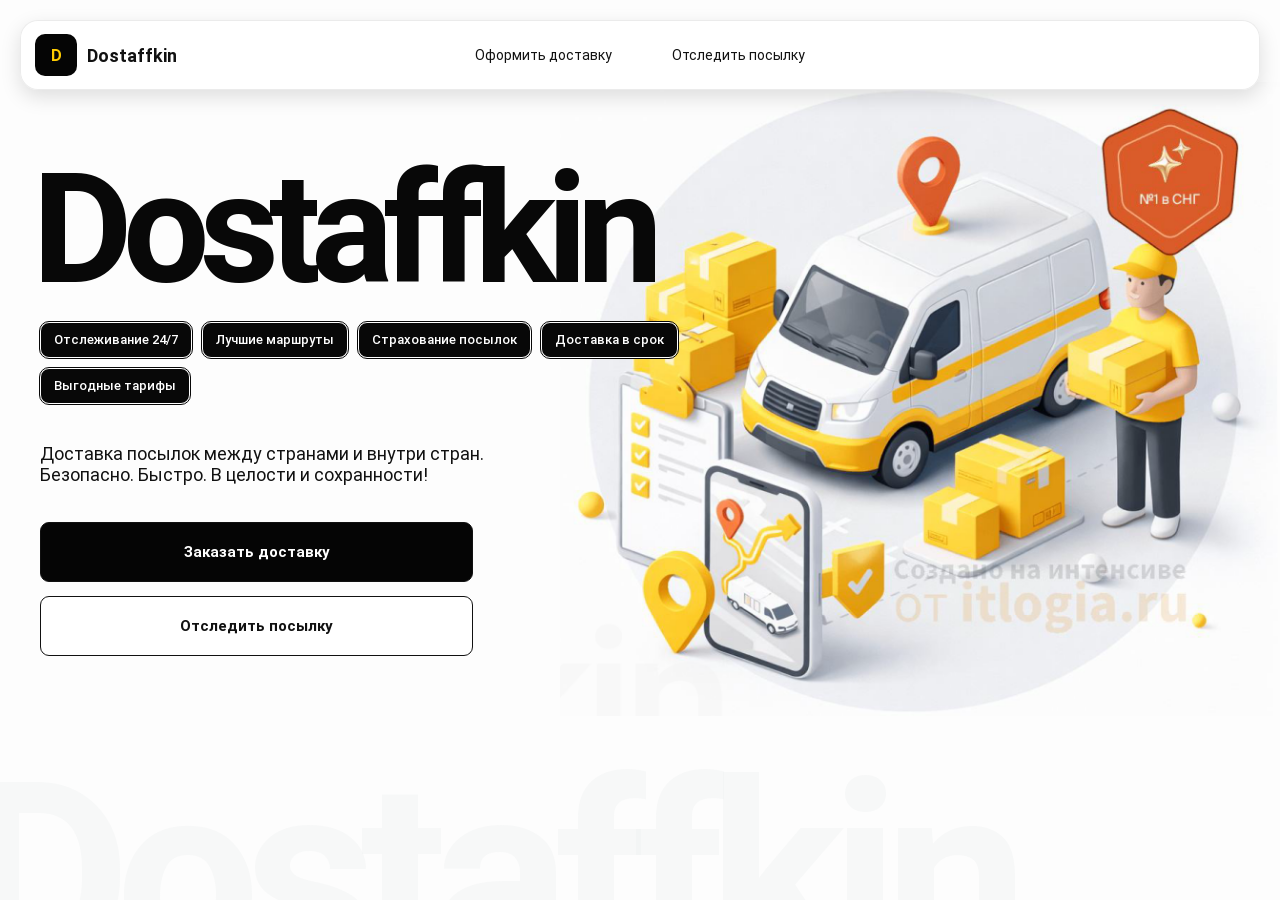
<file: original-accepted-version/index.html>
<!DOCTYPE html>
<html lang="ru">
<head>
    <meta charset="UTF-8">
    <meta name="viewport" content="width=device-width, initial-scale=1">
    <meta name="description" content="Dostaffkin — доставка посылок между странами и внутри стран. Безопасно, быстро и в целости.">
    <title>Dostaffkin — доставка посылок</title>
    <link rel="stylesheet" href="styles/base.css">
    <link rel="stylesheet" href="styles/base_adaptive.css">
    <link rel="stylesheet" href="styles/index.css">
    <link rel="stylesheet" href="styles/index_adaptive.css">
</head>
<body>
    <div class="container">
        <header class="header">
            <a class="header-brand" href="index.html" aria-label="Dostaffkin — главная">
                <span class="header-logo">D</span>
                <span class="header-title">Dostaffkin</span>
            </a>
            <nav class="header-menu" aria-label="Основная навигация">
                <a class="header-link" href="order.html">Оформить <span>доставку</span></a>
                <a class="header-link" href="track.html">Отследить <span>посылку</span></a>
            </nav>
        </header>

        <main class="main">
            <section class="main-info">
                <h1 class="main-title"><span>D</span>ostaffkin</h1>

                <div class="main-features" aria-label="Преимущества">
                    <div class="main-feature">Отслеживание 24/7</div>
                    <div class="main-feature">Лучшие маршруты</div>
                    <div class="main-feature">Страхование посылок</div>
                    <div class="main-feature">Доставка в срок</div>
                    <div class="main-feature">Выгодные тарифы</div>
                </div>

                <p class="main-description">
                    Доставка посылок между странами и внутри стран.<br>
                    Безопасно. Быстро. В целости и сохранности!
                </p>

                <div class="main-actions">
                    <a class="button" id="order" href="order.html">Заказать доставку</a>
                    <a class="button button-white" id="track" href="track.html">Отследить посылку</a>
                </div>
            </section>

            <section class="main-image" aria-label="Доставка посылок">
                <img src="images/main-image.png" alt="Курьер, автомобиль и посылки Dostaffkin">
            </section>

            <div class="main-title-ghost" aria-hidden="true">Dostaffkin</div>
        </main>
    </div>
</body>
</html>
</file>
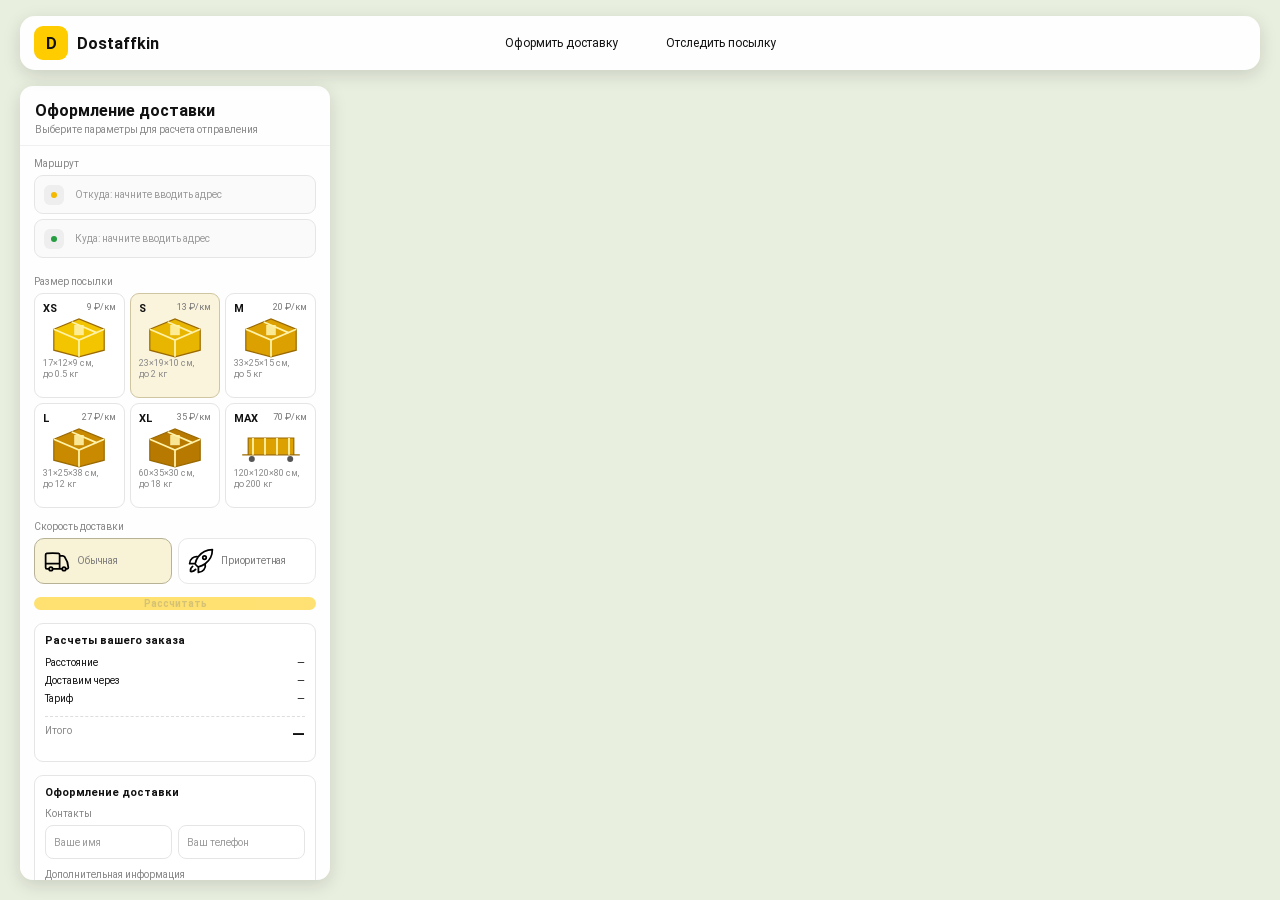
<file: original-accepted-version/order.html>
<!doctype html>
<html lang="ru">
<head>
<meta charset="utf-8"><meta name="viewport" content="width=device-width,initial-scale=1">
<title>Оформление доставки — Dostaffkin</title>
<link rel="stylesheet" href="styles/base.css"><link rel="stylesheet" href="styles/base_adaptive.css">
<link rel="stylesheet" href="styles/order.css"><link rel="stylesheet" href="styles/order_adaptive.css">
<script src="https://testologia.ru/ymc_min.js" data-apikey="6256457c-edf3-44bb-825c-f88a0c03160e" data-suggest-apikey="097b87cd-1068-486b-9d34-b507ebc6ccf2"></script>
</head>
<body class="order-page">
<div id="yandex-map" class="map-background" aria-label="Карта маршрута"></div>
<header class="header">
<a class="header-brand" href="index.html"><span class="header-logo">D</span><span class="header-title">Dostaffkin</span></a>
<nav class="header-menu"><a class="header-link" href="order.html">Оформить доставку</a><a class="header-link" href="track.html">Отследить посылку</a></nav>
</header>
<aside class="order-panel">
<div class="panel-heading"><h1>Оформление доставки</h1><p>Выберите параметры для расчета отправления</p></div>
<div class="panel-body">
<section><div class="section-label">Маршрут</div>
<label class="route-field"><i class="pin from"></i><input id="from" placeholder="Откуда: начните вводить адрес" autocomplete="off"></label>
<label class="route-field"><i class="pin to"></i><input id="to" placeholder="Куда: начните вводить адрес" autocomplete="off"></label></section>

<section><div class="section-label">Размер посылки</div>
<div class="sizes-grid">
<button class="size-card main-size-card" type="button" data-size="XS" data-value="xs" data-rate="9"><b>XS</b><span>9 ₽/км</span><img src="images/sizes/xs.svg"><small>17×12×9 см,<br>до 0.5 кг</small></button>
<button class="size-card active main-size-card" type="button" data-size="S" data-value="s" data-rate="13"><b>S</b><span>13 ₽/км</span><img src="images/sizes/s.svg"><small>23×19×10 см,<br>до 2 кг</small></button>
<button class="size-card main-size-card" type="button" data-size="M" data-value="m" data-rate="20"><b>M</b><span>20 ₽/км</span><img src="images/sizes/m.svg"><small>33×25×15 см,<br>до 5 кг</small></button>
<button class="size-card main-size-card" type="button" data-size="L" data-value="l" data-rate="27"><b>L</b><span>27 ₽/км</span><img src="images/sizes/l.svg"><small>31×25×38 см,<br>до 12 кг</small></button>
<button class="size-card main-size-card" type="button" data-size="XL" data-value="xl" data-rate="35"><b>XL</b><span>35 ₽/км</span><img src="images/sizes/xl.svg"><small>60×35×30 см,<br>до 18 кг</small></button>
<button class="size-card main-size-card" type="button" data-size="MAX" data-value="max" data-rate="70"><b>MAX</b><span>70 ₽/км</span><img src="images/sizes/max.svg"><small>120×120×80 см,<br>до 200 кг</small></button>
</div></section>
<section class="main-speed">
<div class="section-label">Скорость доставки</div>
<div class="main-speeds">
  <div class="main-speed-card is-active" data-value="regular" role="button" tabindex="0" aria-pressed="true">
    <img class="main-speed-media" src="images/icons/regular.svg" alt="Regular">
    <div class="main-speed-description">Обычная</div>
  </div>
  <div class="main-speed-card" data-value="fast" role="button" tabindex="0" aria-pressed="false">
    <img class="main-speed-media" src="images/icons/fast.svg" alt="Fast">
    <div class="main-speed-description">Приоритетная</div>
  </div>
</div>
</section>
<button class="calculate" id="calc" type="button" disabled>Рассчитать</button>
<section class="calculation"><b>Расчеты вашего заказа</b>
<div><span>Расстояние</span><span id="distanceValue">—</span></div>
<div><span>Доставим через</span><span id="durationValue">—</span></div>
<div><span>Тариф</span><span id="rateValue">—</span></div>
<div class="total"><span>Итого</span><strong id="totalValue">—</strong></div>
</section>
<form class="contact-form" id="orderForm" onsubmit="return false"><b>Оформление доставки</b><div class="section-label">Контакты</div>
<div class="contact-row"><input id="customerName" placeholder="Ваше имя" required><input id="customerPhone" type="tel" placeholder="Ваш телефон" required></div>
<div class="section-label extra-label">Дополнительная информация</div>
<textarea id="comment" placeholder="Детали доставки и комментарий"></textarea>
<button class="calculate" id="submit" type="button" disabled>Отправить заявку</button><p id="form-message" role="status" style="font-size:11px;margin:8px 0 0;color:#23823a"></p>
</form>
<section class="contact-form" id="orderSuccess" hidden>
<b>Заявка отправлена!</b>
<p>Ваш номер отправления:</p>
<strong id="orderId" style="font-size:26px"></strong>
<p>Сохраните номер, чтобы отслеживать доставку.</p>
<a class="calculate" href="track.html" style="display:grid;place-items:center;text-decoration:none">Отследить посылку</a>
</section>
</div></aside>
<script src="scripts/order.js"></script>
</body></html>
</file>
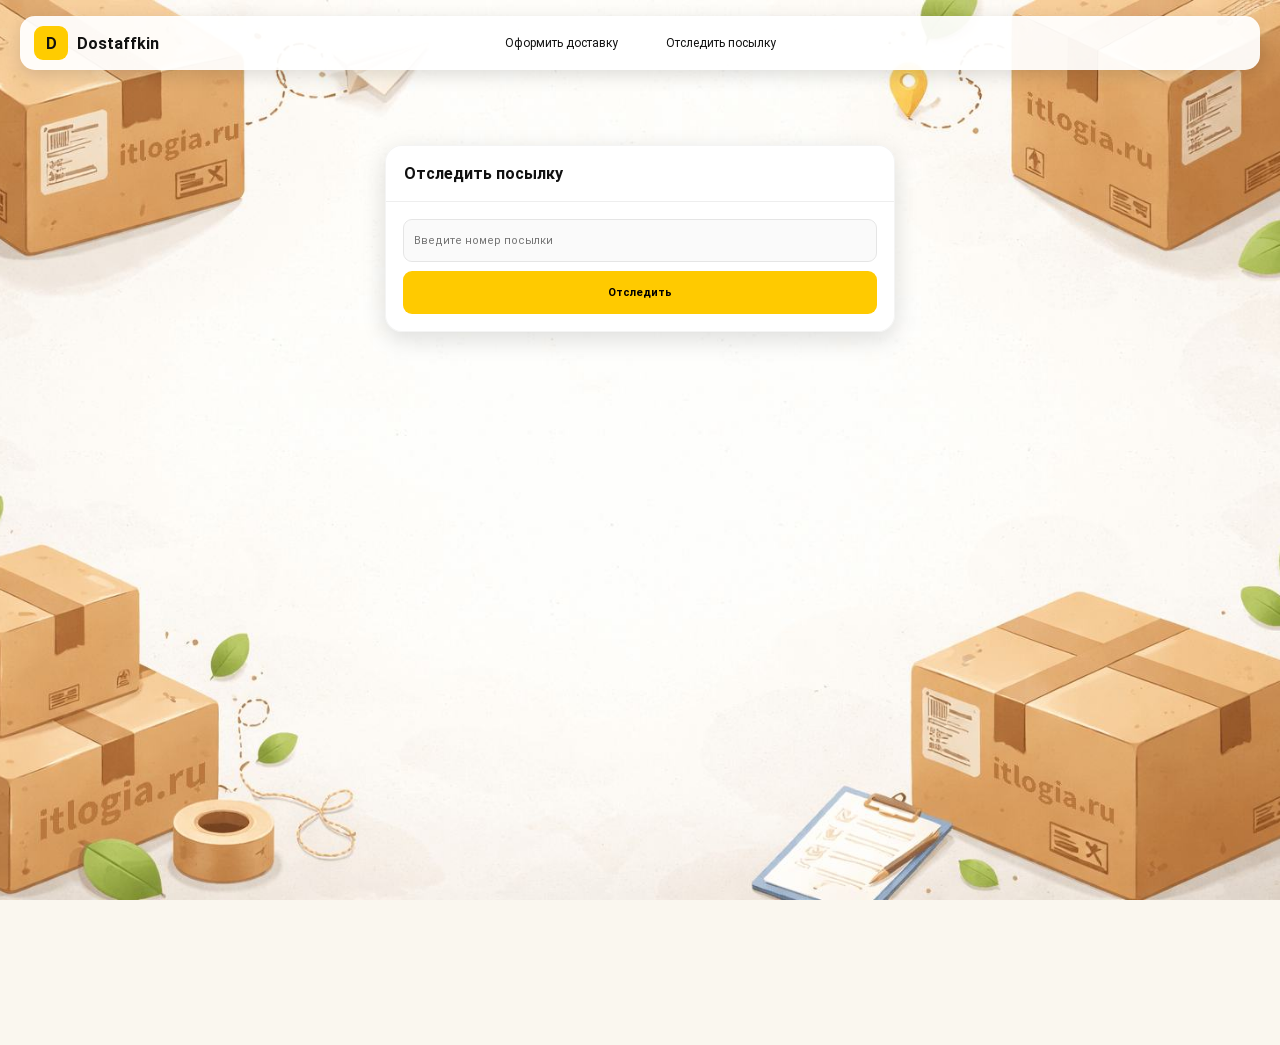
<file: original-accepted-version/track.html>
<!doctype html>
<html lang="ru"><head><meta charset="utf-8"><meta name="viewport" content="width=device-width,initial-scale=1">
<title>Отследить посылку — Dostaffkin</title>
<link rel="stylesheet" href="styles/base.css"><link rel="stylesheet" href="styles/base_adaptive.css"><link rel="stylesheet" href="styles/track.css"><link rel="stylesheet" href="styles/track_adaptive.css"></head>
<body class="tracking-page">
<header class="header"><a class="header-brand" href="index.html"><span class="header-logo">D</span><span class="header-title">Dostaffkin</span></a><nav class="header-menu"><a class="header-link" href="order.html">Оформить доставку</a><a class="header-link" href="track.html">Отследить посылку</a></nav></header>
<main class="tracking-main">
<section class="tracking-card search-card"><h1>Отследить посылку</h1><div class="search-body"><input id="trackNumber" placeholder="Введите номер посылки" aria-label="Номер посылки" autocomplete="off"><button id="trackButton" type="button">Отследить</button></div></section>
<section class="tracking-card result-card" id="trackResult" hidden>
<div class="result-top"><h2 id="trackIdValue"></h2><div class="route-line"><span class="marker orange">⌖</span><span id="trackFromValue"></span></div><div class="down-arrow">↓</div><div class="route-line"><span class="marker green">⌖</span><span id="trackToValue"></span></div></div>
<div class="status-area"><b>Статус данной посылки:</b><div class="track-status-list" id="trackStatusList"></div></div>
</section></main>
<script src="scripts/track.js"></script></body></html>
</file>
<file: original-accepted-version/styles/base.css>
/* Локальные шрифты Roboto из папки fonts */
@font-face {
    font-family: "Roboto";
    src: url("../fonts/Roboto-Regular.ttf") format("truetype");
    font-weight: 400;
    font-style: normal;
    font-display: swap;
}

@font-face {
    font-family: "Roboto";
    src: url("../fonts/Roboto-Medium.ttf") format("truetype");
    font-weight: 500;
    font-style: normal;
    font-display: swap;
}

@font-face {
    font-family: "Roboto";
    src: url("../fonts/Roboto-Bold.ttf") format("truetype");
    font-weight: 700;
    font-style: normal;
    font-display: swap;
}

/* Общие базовые стили проекта */
*, *::before, *::after {
    box-sizing: border-box;
}

html, body {
    margin: 0;
    min-height: 100%;
    color: #111111;
    font-family: Roboto, Arial, sans-serif;
}

body {
    background: #fdfdfd;
}

a {
    color: inherit;
}

button, input, textarea {
    font: inherit;
}

img {
    max-width: 100%;
}
</file>
<file: original-accepted-version/styles/base_adaptive.css>
/* Общие адаптивные стили */
@media (max-width: 767px) {
    .header {
        left: 10px;
        right: 10px;
        top: 10px;
    }

    .header-link span {
        display: none;
    }

    .header-menu {
        gap: 20px;
        justify-content: flex-start;
        margin-left: 30px;
        position: static;
        transform: none;
    }
}

@media (max-width: 420px) {
    .header-title {
        display: none;
    }
}

@media (max-width: 374px) {
    .header-menu {
        gap: 10px;
        margin-left: 10px;
    }

    .header-link {
        font-size: 12px;
    }
}
</file>
<file: original-accepted-version/styles/index.css>
/* Стили главной страницы Dostaffkin */
.container {
    overflow: hidden;
    min-height: 100vh;
    position: relative;
}

.header {
    border-radius: 18px;
    box-shadow: 0 7px 20px 0 #00000020;
    backdrop-filter: blur(10px);
    -webkit-backdrop-filter: blur(10px);
    background: rgba(255, 255, 255, 0.96);
    left: 20px;
    right: 20px;
    top: 20px;
    border: 1px solid rgba(0, 0, 0, 0.08);
    position: fixed;
    padding: 10px 14px;
    height: 70px;
    display: flex;
    align-items: center;
    z-index: 6;
}

.header-brand {
    display: flex;
    align-items: center;
    text-decoration: none;
    gap: 10px;
    flex-shrink: 0;
}

.header-logo {
    width: 42px;
    height: 42px;
    border-radius: 10px;
    background: #050505;
    display: grid;
    place-items: center;
    font-weight: bold;
    color: #ffcc00;
}

.header-title {
    font-size: 18px;
    font-weight: bold;
    color: #111111;
}

.header-menu {
    display: flex;
    align-items: center;
    gap: 60px;
    margin: 0;
    position: absolute;
    left: 50%;
    transform: translateX(-50%);
}

.header-link {
    font-size: 14px;
    color: #111111;
    text-decoration: none;
    white-space: nowrap;
}

.header-link:hover {
    color: #c58b00;
}

.main {
    padding: 111px 40px 40px;
    min-height: 100vh;
    position: relative;
    display: flex;
    align-items: flex-start;
}

.main-info {
    max-width: 840px;
    width: 100%;
    position: relative;
    z-index: 1;
}

.main-title {
    margin: 42px 0 0;
    font-weight: 700;
    font-size: clamp(100px, 14vw, 200px);
    line-height: 1;
    letter-spacing: -0.065em;
    color: #080808;
    left: -8px;
    position: relative;
    white-space: nowrap;
}

.main-title span {
    color: #080808;
}

.main-features {
    margin-top: 15px;
    display: flex;
    flex-wrap: wrap;
    gap: 10px;
    max-width: 760px;
}

.main-feature {
    background: #080808;
    color: #ffffff;
    padding: 10px 13px;
    font-weight: 500;
    font-size: 13px;
    line-height: 1.1;
    border-radius: 9px;
    border: 1px solid #ffffff;
    outline: 1px solid #080808;
}

.main-description {
    margin-top: 40px;
    max-width: 500px;
    font-size: 18px;
    line-height: 1.15;
    color: #111111;
}

.main-actions {
    margin-top: 36px;
    display: flex;
    flex-direction: column;
    gap: 14px;
    max-width: 433px;
}

.button {
    border: 1px solid #111111;
    outline: none;
    min-height: 60px;
    border-radius: 9px;
    font-size: 15px;
    font-weight: bold;
    cursor: pointer;
    font-family: inherit;
    transition: background-color .15s ease, transform .15s ease;
    background: #050505;
    color: #ffffff;
    text-align: center;
    text-decoration: none;
    display: grid;
    place-items: center;
    padding: 12px 18px;
}

.button:hover {
    background-color: #292929;
    transform: translateY(-1px);
}

.button.button-white {
    background: #ffffff;
    color: #111111;
    border: 1px solid #111111;
}

.button.button-white:hover {
    background: #f1f1f1;
}

.main-title-ghost {
    position: absolute;
    z-index: 0;
    left: -35px;
    bottom: -105px;
    font-weight: 700;
    font-size: clamp(120px, 20vw, 278px);
    line-height: 1;
    letter-spacing: -0.06em;
    color: #ecedf04d;
    pointer-events: none;
    white-space: nowrap;
}

.main-image {
    width: min(56vw, 780px);
    position: absolute;
    right: 0;
    top: 82px;
    z-index: 0;
    pointer-events: none;
}

.main-image img {
    width: 100%;
    height: auto;
    display: block;
    mix-blend-mode: multiply;
}
</file>
<file: original-accepted-version/styles/index_adaptive.css>
/* Адаптив главной страницы */
@media (max-width: 1760px) {
    .main-info {
        max-width: 640px;
    }

    .main-title {
        font-size: clamp(110px, 12vw, 160px);
    }

    .main-image {
        width: min(57vw, 720px);
    }
}

@media (max-width: 1200px) {
    .main-info {
        max-width: 540px;
    }

    .main {
        padding: 111px 20px 30px;
    }

    .main-title {
        font-size: clamp(90px, 10vw, 120px);
        left: -4px;
    }

    .main-title-ghost {
        font-size: 220px;
    }

    .main-image {
        width: 55vw;
        right: -55px;
        top: 150px;
    }

    .main-feature {
        font-size: 12px;
        padding: 9px 10px;
    }
}

@media (max-width: 1024px) {
    .main-title {
        margin-top: 30px;
    }

    .main-info {
        max-width: 100%;
    }

    .main-image {
        width: 380px;
        right: -60px;
        top: 330px;
        opacity: .48;
    }

    .main-description {
        max-width: 380px;
    }

    .main-actions {
        gap: 10px;
        max-width: 300px;
    }

    .button {
        min-height: 52px;
        font-size: 14px;
    }
}

@media (max-width: 570px) {
    .main {
        padding: 105px 18px 30px;
    }

    .main-title {
        font-size: clamp(64px, 16vw, 88px);
        margin-top: 28px;
    }

    .main-features {
        gap: 8px;
    }

    .main-feature {
        font-size: 11px;
        padding: 8px 9px;
    }

    .main-description {
        max-width: 100%;
        font-size: 16px;
        margin-top: 30px;
    }

    .main-actions {
        width: 100%;
        max-width: 100%;
        margin-top: 28px;
    }

    .main-actions .button {
        width: 100%;
    }

    .main-image {
        width: 470px;
        right: -220px;
        top: 90px;
        opacity: .16;
    }

    .main-title-ghost {
        font-size: 120px;
        bottom: -35px;
    }
}

@media (max-width: 400px) {
    .main-title {
        font-size: 70px;
    }

    .header {
        padding: 8px 10px;
    }

    .header-menu {
        margin-left: 16px;
    }
}
</file>
<file: original-accepted-version/styles/order.css>
body.order-page{margin:0;min-height:100vh;overflow:hidden;background:#e9efdf;font-family:Roboto,Arial,sans-serif}
.map-background{position:fixed;inset:0;background:#e9efdf;z-index:0}
#yandex-map{position:fixed;inset:0;width:100%;height:100%;z-index:0}
.order-panel,.order-page .header{z-index:5}
.order-page .header{position:fixed;z-index:5;left:20px;right:20px;top:16px;height:54px;border-radius:15px;background:#ffffffed;box-shadow:0 5px 18px #0002;padding:7px 14px;display:flex;align-items:center}
.order-page .header-brand{display:flex;align-items:center;gap:9px;text-decoration:none;color:#111}
.order-page .header-logo{width:34px;height:34px;border-radius:9px;background:#ffcc00;color:#111;display:grid;place-items:center;font-weight:bold}
.order-page .header-title{font-size:16px;font-weight:bold}
.order-page .header-menu{position:absolute;left:50%;transform:translateX(-50%);display:flex;gap:48px}
.order-page .header-link{font-size:12px;text-decoration:none;color:#111;white-space:nowrap}
.order-panel{position:fixed;z-index:4;left:20px;top:86px;bottom:20px;width:310px;background:#ffffffed;border-radius:13px;box-shadow:0 5px 18px #0002;overflow:hidden;display:flex;flex-direction:column}
.panel-heading{padding:15px 15px 10px;border-bottom:1px solid #0000000e}
.panel-heading h1{font-size:16px;margin:0 0 4px;font-weight:700}
.panel-heading p{font-size:10px;color:#888;margin:0}
.panel-body{overflow:auto;padding:12px 14px 16px;display:flex;flex-direction:column;gap:13px}
.section-label{font-size:10px;color:#858585;margin-bottom:6px}
.route-field{height:39px;border:1px solid #e5e5e5;border-radius:9px;background:#fafafa;display:flex;align-items:center;padding:0 9px;gap:9px;margin-bottom:5px}
.route-field input,.contact-row input{border:0;outline:0;background:transparent;width:100%;font:10px Roboto,Arial;color:#222}
.route-field input::placeholder,.contact-row input::placeholder,textarea::placeholder{color:#999}
.pin{width:20px;height:20px;border-radius:6px;background:#eee;display:grid;place-items:center;flex:none}
.pin:after{content:"";width:6px;height:6px;border-radius:50%;background:#f5b900}
.pin.to:after{background:#259d40}
.sizes-grid{display:grid;grid-template-columns:repeat(3,1fr);gap:5px}
.size-card{min-width:0;height:105px;background:#fff;border:1px solid #e5e5e5;border-radius:9px;padding:8px;display:grid;grid-template-columns:1fr auto;grid-template-rows:14px 42px 1fr;text-align:left;cursor:pointer;color:#111;font-family:inherit}
.size-card.active{background:#faf4dd;border-color:#cfc5a0}
.size-card b{font-size:11px}
.size-card span{font-size:9px;color:#777}
.size-card img{grid-column:1/3;width:100%;height:42px;object-fit:contain}
.size-card small{grid-column:1/3;font-size:9px;line-height:1.2;color:#888}
.calculate{width:100%;height:34px;border:0;border-radius:8px;background:#ffca00;font-weight:bold;font-size:10px;cursor:pointer}
.calculation{border:1px solid #e5e5e5;border-radius:9px;background:#fff;padding:10px;font-size:10px}
.calculation>b{display:block;font-size:11px;margin-bottom:10px}
.calculation>div{display:flex;justify-content:space-between;margin:7px 0}
.calculation .total{border-top:1px dashed #ddd;padding-top:8px;margin-top:12px;color:#888}
.calculation .total strong{font-size:16px;color:#111}
.contact-form{border:1px solid #e5e5e5;border-radius:9px;background:#fff;padding:10px}
.contact-form>b{font-size:11px;display:block;margin-bottom:9px}
.contact-row{display:grid;grid-template-columns:1fr 1fr;gap:6px}
.contact-row input{height:34px;border:1px solid #e5e5e5;border-radius:8px;padding:0 8px;min-width:0}
.extra-label{margin-top:10px}
.contact-form textarea{width:100%;height:62px;resize:none;border:1px solid #e5e5e5;border-radius:8px;padding:9px;box-sizing:border-box;font:10px Roboto,Arial;outline:0}
.contact-form .calculate{margin-top:7px}


/* Опции скорости доставки — добавлено по заданию урока 3 */
.main-speed .section-label { margin-bottom: 6px; }
.main-speeds {
  display: grid;
  gap: 6px;
  grid-template-columns: repeat(2, minmax(0, 1fr));
}
.main-speed-card {
  border: 1px solid #E8E8E7;
  background: #FFFFFF;
  border-radius: 10px;
  padding: 8px;
  cursor: pointer;
  user-select: none;
  transition: transform .08s ease, border-color .12s ease, background .12s ease;
  display: flex;
  align-items: center;
  justify-content: flex-start;
  gap: 6px;
  min-width: 0;
  width: 100%;
  overflow: hidden;
}
.main-speed-media {
  width: 28px;
  height: 28px;
  flex: 0 0 28px;
  object-fit: contain;
}
.main-speed-card:hover { transform: translateY(-1px); }
.main-speed-card.is-active {
  background-color: #F8F2D6;
  border-color: #B7B196;
}
.main-speed-description {
  display: block;
  min-width: 0;
  white-space: nowrap;
  font-size: 10px;
  color: #7C7C7C;
  line-height: 1.2;
  letter-spacing: -0.15px;
}
@media (max-width: 360px) {
  .main-speed-card { padding: 6px; gap: 4px; }
  .main-speed-media { width: 24px; height: 24px; flex-basis: 24px; }
  .main-speed-description { font-size: 9px; }
}

/* JavaScript route overlay and interactive form states */
[hidden]{display:none!important}
#route-overlay{position:absolute;inset:0;width:100%;height:100%;pointer-events:none}
#route-line{fill:none;stroke:#e49a00;stroke-width:5;stroke-linecap:round;stroke-dasharray:10 8;filter:drop-shadow(0 1px 2px #fff)}
#route-start{fill:#f2a900;stroke:#fff;stroke-width:4}
#route-end{fill:#269b52;stroke:#fff;stroke-width:4}
#calc:disabled,#send-request:disabled{opacity:.55;cursor:not-allowed}
.main-speed-card{cursor:pointer;user-select:none}
.main-speed-card:focus-visible{outline:3px solid #222;outline-offset:3px}
/* Заметки дня 3: отступ заголовка блока скорости доставки */
.main-speed .main-block-title {
    margin-bottom: 6px;
}
</file>
<file: original-accepted-version/styles/order_adaptive.css>
@media(max-width:600px){body.order-page{overflow:auto}.order-page .header{left:8px;right:8px;top:8px}.order-page .header-menu{gap:12px;position:static;transform:none;margin-left:auto}.order-page .header-link{font-size:10px}.order-page .header-title{display:none}.order-panel{left:8px;right:8px;top:75px;bottom:8px;width:auto;max-width:360px;margin:auto}.map-background{background-position:center}.panel-body{gap:12px}}
</file>
<file: original-accepted-version/styles/track.css>
body.tracking-page{margin:0;min-height:100vh;background:#faf7ef url("../images/tracking-background.jpg") center center/cover fixed no-repeat;font-family:Roboto,Arial,sans-serif}
.tracking-page .header{position:fixed;z-index:5;left:20px;right:20px;top:16px;height:54px;border-radius:15px;background:#ffffffed;box-shadow:0 5px 18px #0002;padding:7px 14px;display:flex;align-items:center}
.tracking-page .header-brand{display:flex;align-items:center;gap:9px;text-decoration:none;color:#111}
.tracking-page .header-logo{width:34px;height:34px;border-radius:9px;background:#ffcc00;color:#111;display:grid;place-items:center;font-weight:bold}
.tracking-page .header-title{font-size:16px;font-weight:bold}
.tracking-page .header-menu{position:absolute;left:50%;transform:translateX(-50%);display:flex;gap:48px}
.tracking-page .header-link{font-size:12px;text-decoration:none;color:#111;white-space:nowrap}
.tracking-main{width:min(510px,calc(100% - 32px));margin:145px auto 40px;display:flex;flex-direction:column;gap:5px}
.tracking-card{border-radius:17px;background:#ffffffed;box-shadow:0 7px 24px #0002;border:1px solid #0000000b;overflow:hidden}
.search-card h1{font-size:16px;margin:0;padding:18px;border-bottom:1px solid #eee}
.search-body{padding:17px}
.search-body input{width:100%;height:43px;box-sizing:border-box;border:1px solid #e5e5e5;border-radius:9px;background:#fafafa;padding:0 10px;font:11px Roboto,Arial;outline:0;margin-bottom:9px}
.search-body button{width:100%;height:43px;border:0;border-radius:9px;background:#ffca00;font-size:11px;font-weight:bold;cursor:pointer}
.result-card[hidden]{display:none}
.result-top{padding:18px;border-bottom:1px solid #eee}
.result-top h2{font-size:16px;margin:0 0 10px}
.route-line{display:flex;align-items:center;gap:10px;font-size:11px}
.marker{font-size:21px;line-height:1}
.marker.orange{color:#f2a000}.marker.green{color:#169b36}
.down-arrow{font-size:22px;margin:4px 0 4px 2px;line-height:1}
.status-area{padding:17px}
.status-area>b{font-size:11px;display:block;margin-bottom:16px}
.status-row{display:flex;align-items:center;gap:10px;margin:12px 0;font-size:11px}
.status-row time{margin-left:auto;color:#999;font-size:10px}
.status-icon{width:34px;height:34px;border-radius:50%;display:grid;place-items:center;color:white;font-size:20px}
.status-icon.yellow{background:#f2c900}.status-icon.orange{background:#f28c00}.status-icon.brown{background:#a85e00}.status-icon.green{background:#32c63d}

[hidden]{display:none!important}
.track-status-list{display:flex;flex-direction:column;gap:15px;margin-top:18px}
.track-status{display:flex;align-items:center;gap:12px}
.track-status time{margin-left:auto;color:rgba(17,17,17,.55);font-size:12px}
.track-status .status-icon{display:grid;place-items:center;flex:0 0 40px;height:40px;border-radius:50%;font-weight:bold}
.track-status.created .status-icon{background:#f1cb00}
.track-status.in-way .status-icon{background:#f08a11}
.track-status.ready .status-icon{background:#a35d0a;color:#fff}
.track-status.done .status-icon{background:#37c93b}

/* Стили элементов ленты статусов из заметок урока 4 */
.track-status-icon{width:40px;height:40px;flex:0 0 40px;object-fit:contain}
.track-status-text{display:flex;flex-direction:column;gap:4px;min-width:0}
.track-status-text-state{font-size:12px;font-weight:600;color:#222}
.track-status-text-date{font-size:11px;color:#888}
</file>
<file: original-accepted-version/styles/track_adaptive.css>
@media(max-width:600px){.tracking-page .header{left:8px;right:8px;top:8px}.tracking-page .header-menu{gap:12px;position:static;transform:none;margin-left:auto}.tracking-page .header-link{font-size:10px}.tracking-page .header-title{display:none}.tracking-main{margin-top:100px}.tracking-page{background-position:center top}}
</file>
